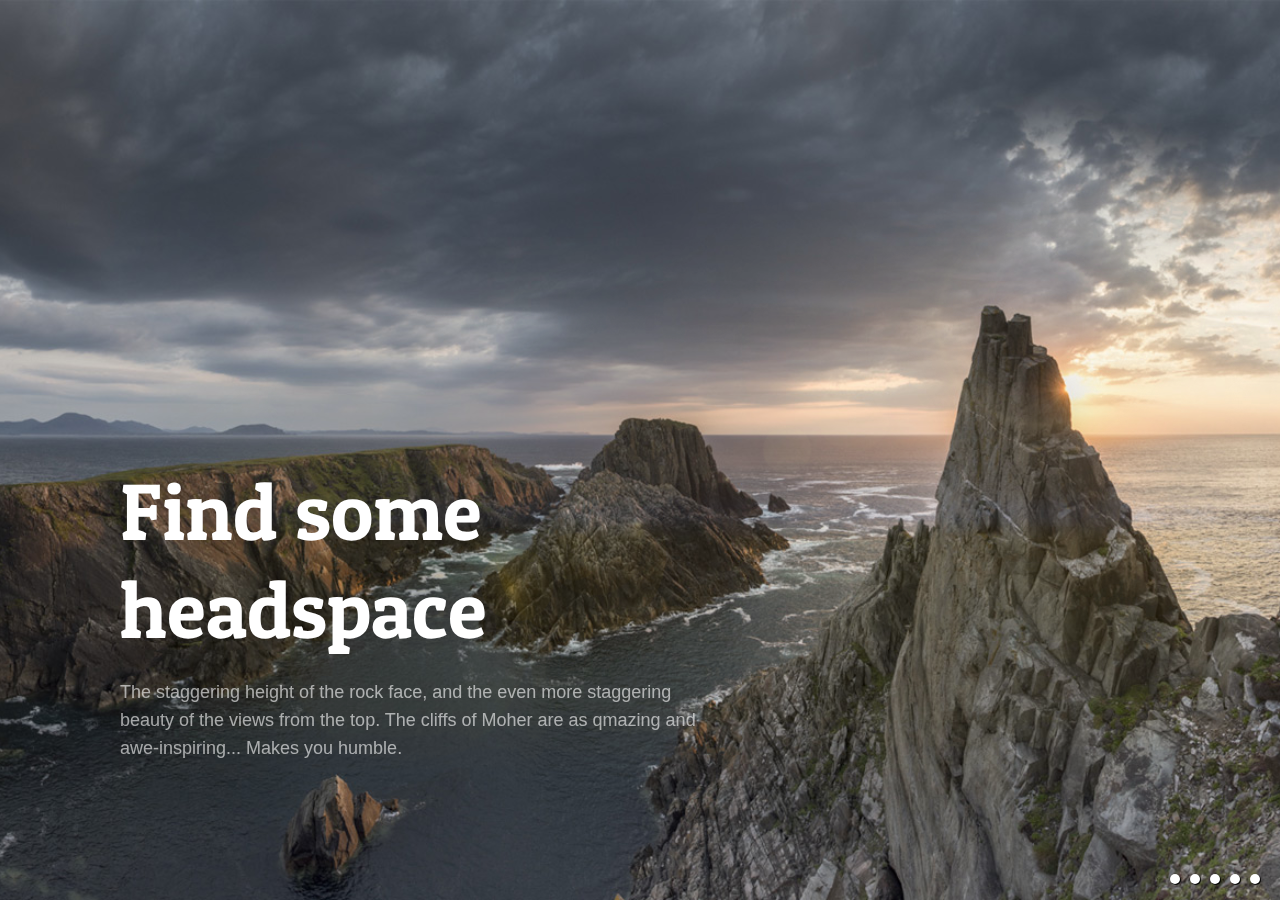
<file: index.html>
<!DOCTYPE html>
<html lang="en" class="no-js">
<head>
<link rel="stylesheet" type="text/css" href="css/style.css" />
<link href="https://fonts.googleapis.com/css?family=Patua+One&display=swap" rel="stylesheet">
</head>
<body>

  <div class="c-hero js-parallax">
    <div id="gl" class="gl"
      data-imageOriginal="img/malinhead.jpg"
      data-imageDepth="img/malinhead-map.png"
      data-horizontalThreshold="45"
      data-verticalThreshold="15">
    </div>
    <div class="c-hero__text">
      <h1 class="c-hero__title">Find some headspace</h1>
      <p class="c-hero__subline">The staggering height of the rock face, and the even more staggering beauty of the views from the top. The cliffs of Moher are as qmazing and awe-inspiring... Makes you humble.</p>
    </div>
    <div class="c-parallax__layer c-parallax__layer--2 js-parallax__layer" data-parallax-deep="200" style="background-image: url(img/flare.png)"></div>
    <!-- <h1 class="c-hero__title">Happiness comes in waves</h1> -->
    <!-- <div class="c-parallax__layer c-parallax__layer--2 js-parallax__layer" data-parallax-deep="200" style="background-image: url(img/birds-01.png)"></div>
    <div class="c-parallax__layer c-parallax__layer--3 js-parallax__layer" data-parallax-deep="500" style="background-image: url(img/birds-02.png)"></div> -->
  </div>

  <!-- <div class="c-parallax js-parallax">
    <div class="c-parallax__layer c-parallax__layer--1 " data-parallax-disallow="y" data-parallax-deep="1000" style="background-image: url(img/bg-oysters.jpg)"></div>
    <div class="c-parallax__layer c-parallax__layer--2 js-parallax__layer" data-parallax-deep="200" style="background-image: url(img/ice-salt.png)"></div>

  </div> -->


  <!-- <div class="c-parallax js-parallax">
    <div class="c-parallax__layer c-parallax__layer--1 js-parallax__layer" data-parallax-disallow="y" data-parallax-deep="1000" style="background-image: url(img/bg-cliffs.jpg)"></div>
    <div class="c-parallax__layer c-parallax__layer--2 js-parallax__layer" data-parallax-deep="200" style="background-image: url(img/birds-01.png)"></div>
    <div class="c-parallax__layer c-parallax__layer--3 js-parallax__layer" data-parallax-deep="500" style="background-image: url(img/birds-02.png)"></div>
  </div>
  <div class="c-text">
    <p>Duis quis malesuada nisi. Praesent porta, nisi id facilisis efficitur, metus sem laoreet leo, vitae vulputate velit purus ut lacus. Donec in pharetra quam, sed venenatis ipsum. Donec at semper metus, et feugiat metus. Morbi tincidunt consectetur est, quis scelerisque libero faucibus in. Aliquam fringilla sapien vel urna egestas sagittis. Donec risus sem, placerat vitae leo a, vehicula mattis ex. Praesent tristique sem at dolor dapibus mattis. Nunc eu nunc quis mauris egestas sagittis in et arcu. Quisque leo enim, pretium vitae maximus vitae, ultrices venenatis metus. Mauris hendrerit ornare nibh, et malesuada ipsum pulvinar ac. Cras id augue turpis. Integer quis malesuada ante, non commodo nisl. Nam porta, lacus vitae rhoncus vehicula, nisi neque sagittis leo, sit amet pellentesque sem augue non ex. Cras porttitor bibendum lacus eu porttitor.</p>
    <p>Duis quis malesuada nisi. Praesent porta, nisi id facilisis efficitur, metus sem laoreet leo, vitae vulputate velit purus ut lacus. Donec in pharetra quam, sed venenatis ipsum. Donec at semper metus, et feugiat metus. Morbi tincidunt consectetur est, quis scelerisque libero faucibus in. Aliquam fringilla sapien vel urna egestas sagittis. Donec risus sem, placerat vitae leo a, vehicula mattis ex. Praesent tristique sem at dolor dapibus mattis. Nunc eu nunc quis mauris egestas sagittis in et arcu. Quisque leo enim, pretium vitae maximus vitae, ultrices venenatis metus. Mauris hendrerit ornare nibh, et malesuada ipsum pulvinar ac. Cras id augue turpis. Integer quis malesuada ante, non commodo nisl. Nam porta, lacus vitae rhoncus vehicula, nisi neque sagittis leo, sit amet pellentesque sem augue non ex. Cras porttitor bibendum lacus eu porttitor.</p>
    <p>Duis quis malesuada nisi. Praesent porta, nisi id facilisis efficitur, metus sem laoreet leo, vitae vulputate velit purus ut lacus. Donec in pharetra quam, sed venenatis ipsum. Donec at semper metus, et feugiat metus. Morbi tincidunt consectetur est, quis scelerisque libero faucibus in. Aliquam fringilla sapien vel urna egestas sagittis. Donec risus sem, placerat vitae leo a, vehicula mattis ex. Praesent tristique sem at dolor dapibus mattis. Nunc eu nunc quis mauris egestas sagittis in et arcu. Quisque leo enim, pretium vitae maximus vitae, ultrices venenatis metus. Mauris hendrerit ornare nibh, et malesuada ipsum pulvinar ac. Cras id augue turpis. Integer quis malesuada ante, non commodo nisl. Nam porta, lacus vitae rhoncus vehicula, nisi neque sagittis leo, sit amet pellentesque sem augue non ex. Cras porttitor bibendum lacus eu porttitor.</p>
    <p>Duis quis malesuada nisi. Praesent porta, nisi id facilisis efficitur, metus sem laoreet leo, vitae vulputate velit purus ut lacus. Donec in pharetra quam, sed venenatis ipsum. Donec at semper metus, et feugiat metus. Morbi tincidunt consectetur est, quis scelerisque libero faucibus in. Aliquam fringilla sapien vel urna egestas sagittis. Donec risus sem, placerat vitae leo a, vehicula mattis ex. Praesent tristique sem at dolor dapibus mattis. Nunc eu nunc quis mauris egestas sagittis in et arcu. Quisque leo enim, pretium vitae maximus vitae, ultrices venenatis metus. Mauris hendrerit ornare nibh, et malesuada ipsum pulvinar ac. Cras id augue turpis. Integer quis malesuada ante, non commodo nisl. Nam porta, lacus vitae rhoncus vehicula, nisi neque sagittis leo, sit amet pellentesque sem augue non ex. Cras porttitor bibendum lacus eu porttitor.</p>
  </div> -->




  <ul class="c-nav">
    <li class="c-nav__item"><a href="index.html" class="c-nav__link"></a></li>
    <li class="c-nav__item"><a href="index2.html" class="c-nav__link"></a></li>
    <li class="c-nav__item"><a href="index3.html" class="c-nav__link"></a></li>
    <li class="c-nav__item"><a href="index4.html" class="c-nav__link"></a></li>
    <li class="c-nav__item"><a href="index5.html" class="c-nav__link"></a></li>
  </ul>

  <script src="js/app.js"></script>
	<script src="js/scripts.js"></script>
</body>
</html>
</file>
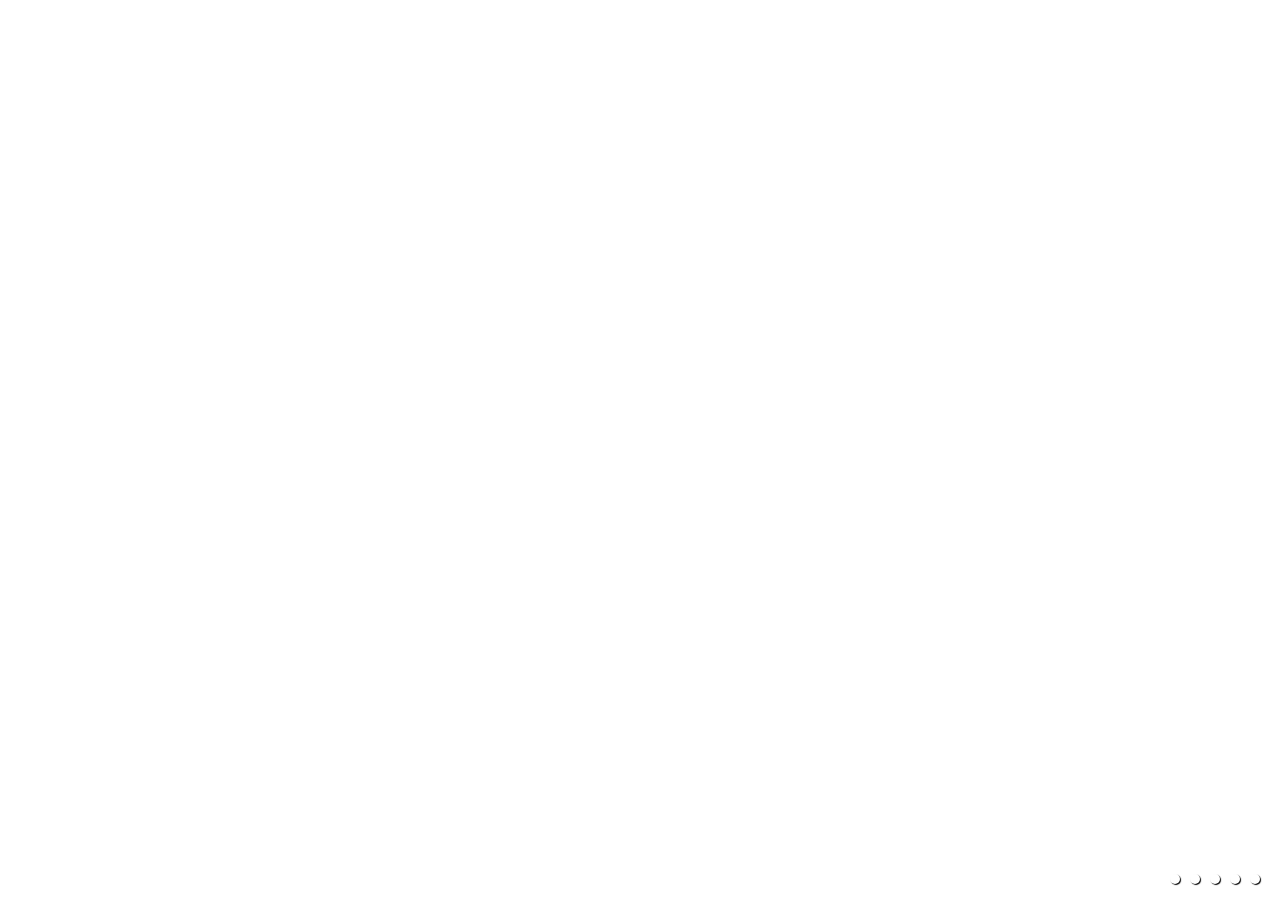
<file: index2.html>
<!DOCTYPE html>
<html lang="en" class="no-js">
<head>
<link rel="stylesheet" type="text/css" href="css/style.css" />
<link href="https://fonts.googleapis.com/css?family=Patua+One&display=swap" rel="stylesheet">
</head>
<body>

  <div class="c-hero js-parallax">
    <div class="c-hero__text">
      <h1 class="c-hero__title">Ride the waves</h1>
      <p class="c-hero__subline">Beneath the edge of some of the most impressive sea cliffs in Europe,  relentless sea and easterly offshore winds combine an aquatic monster that can be tamed only by a few courageous men and women.</p>
    </div>
    <div class="c-parallax__layer c-parallax__layer--1 js-parallax__layer fade-in fade-in--01" data-parallax-deep="200" style="background-image: url(img/water-01.png)"></div>
    <div class="c-parallax__layer c-parallax__layer--1 js-parallax__layer fade-in fade-in--02" data-parallax-deep="250" style="background-image: url(img/water-02.png)"></div>
    <div class="c-parallax__layer c-parallax__layer--1 js-parallax__layer fade-in fade-in--03" data-parallax-deep="300" style="background-image: url(img/water-03.png)"></div>
    <div class="c-parallax__layer c-parallax__layer--1 js-parallax__layer fade-in fade-in--04" data-parallax-deep="350" style="background-image: url(img/water-04.png)"></div>
    <div class="c-parallax__layer c-parallax__layer--1 js-parallax__layer fade-in fade-in--05" data-parallax-deep="400" style="background-image: url(img/water-05.png)"></div>
    <div class="c-parallax__layer c-parallax__layer--1 js-parallax__layer fade-in fade-in--01" data-parallax-deep="100" style="background-image: url(img/water-06.png)"></div>
    <div class="c-parallax__layer c-parallax__layer--1 js-parallax__layer fade-in fade-in--02" data-parallax-deep="150" style="background-image: url(img/water-07.png)"></div>
    <div id="video">
      <div class="video-overlay"></div>
    </div>
  </div>

  <ul class="c-nav">
    <li class="c-nav__item"><a href="index.html" class="c-nav__link"></a></li>
    <li class="c-nav__item"><a href="index2.html" class="c-nav__link"></a></li>
    <li class="c-nav__item"><a href="index3.html" class="c-nav__link"></a></li>
    <li class="c-nav__item"><a href="index4.html" class="c-nav__link"></a></li>
    <li class="c-nav__item"><a href="index5.html" class="c-nav__link"></a></li>
  </ul>

  <script type="text/javascript" src="https://code.jquery.com/jquery-2.2.4.min.js"></script>
  <script type="text/javascript" src="https://rochestb.github.io/jQuery.YoutubeBackground/src/jquery.youtubebackground.js"></script>

  <script type="text/javascript" >
  $('#video').YTPlayer({
      fitToBackground: true,
      videoId: 'p5GKjzhoZ2M',
      playerVars: {
        modestbranding: 1,
        autoplay: 1,
        controls: 1,
        showinfo: 0,
        branding: 0,
        rel: 0,
        autohide: 0,
        start: 22
      }
  });
  </script>
  <script src="js/scripts.js"></script>
</body>
</html>
</file>
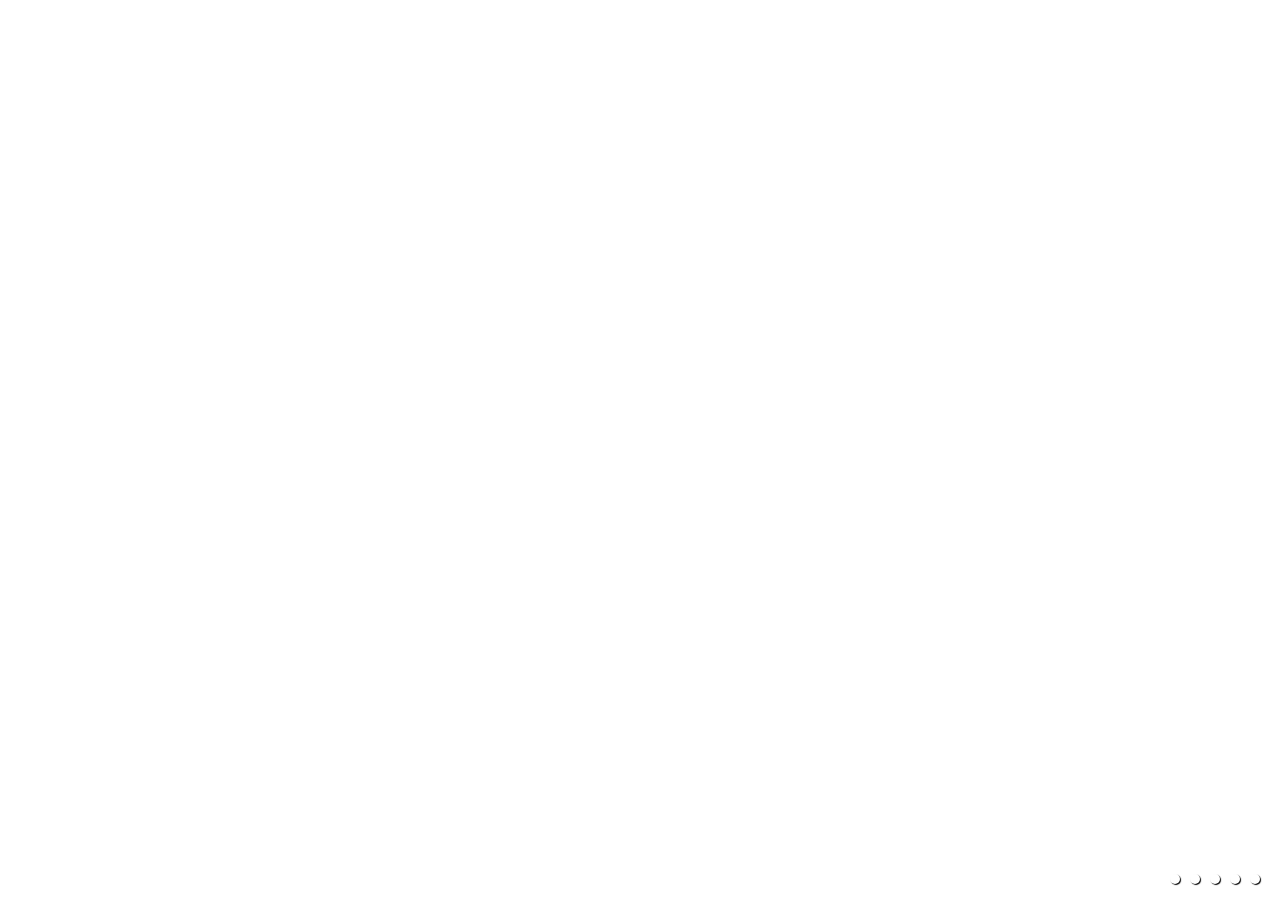
<file: index3.html>
<!DOCTYPE html>
<html lang="en" class="no-js">
<head>
<link rel="stylesheet" type="text/css" href="css/style.css" />
<link href="https://fonts.googleapis.com/css?family=Patua+One&display=swap" rel="stylesheet">
</head>
  <body>


  <div class="c-hero js-parallax">
    <div class="c-hero__text">
      <h1 class="c-hero__title">Biking for life</h1>
      <p class="c-hero__subline">Beneath the edge of some of the most impressive sea cliffs in Europe,  relentless sea and easterly offshore winds combine an aquatic monster that can be tamed only by a few courageous men and women.</p>
    </div>
    <div class="c-parallax__layer c-parallax__layer--1 js-parallax__layer fade-in fade-in--01" data-parallax-deep="250" style="background-image: url(img/splatter-01.png)"></div>
    <div class="c-parallax__layer c-parallax__layer--1 js-parallax__layer fade-in fade-in--02" data-parallax-deep="300" style="background-image: url(img/splatter-02.png)"></div>
    <div class="c-parallax__layer c-parallax__layer--1 js-parallax__layer fade-in fade-in--03" data-parallax-deep="350" style="background-image: url(img/splatter-03.png)"></div>
    <div class="c-parallax__layer c-parallax__layer--1 js-parallax__layer fade-in fade-in--04" data-parallax-deep="400" style="background-image: url(img/splatter-04.png)"></div>
    <div class="c-parallax__layer c-parallax__layer--1 js-parallax__layer fade-in fade-in--05" data-parallax-deep="450" style="background-image: url(img/splatter-05.png)"></div>
    <div class="c-parallax__layer c-parallax__layer--1 js-parallax__layer fade-in fade-in--00" data-parallax-deep="500" style="background-image: url(img/splatter-00.png)"></div>
    <div id="video">
      <div class="video-overlay"></div>
    </div>
  </div>

  <ul class="c-nav">
    <li class="c-nav__item"><a href="index.html" class="c-nav__link"></a></li>
    <li class="c-nav__item"><a href="index2.html" class="c-nav__link"></a></li>
    <li class="c-nav__item"><a href="index3.html" class="c-nav__link"></a></li>
    <li class="c-nav__item"><a href="index4.html" class="c-nav__link"></a></li>
    <li class="c-nav__item"><a href="index5.html" class="c-nav__link"></a></li>
  </ul>



<script type="text/javascript" src="https://code.jquery.com/jquery-2.2.4.min.js"></script>
<script type="text/javascript" src="https://rochestb.github.io/jQuery.YoutubeBackground/src/jquery.youtubebackground.js"></script>

<script type="text/javascript" >
$('#video').YTPlayer({
    fitToBackground: true,
    videoId: 'arT9vNIebQo',
    playerVars: {
      modestbranding: 1,
      autoplay: 1,
      controls: 1,
      showinfo: 0,
      branding: 0,
      rel: 0,
      autohide: 0,
      start: 22
    }
});
</script>
<script src="js/scripts.js"></script>


</body>
</html>
</file>
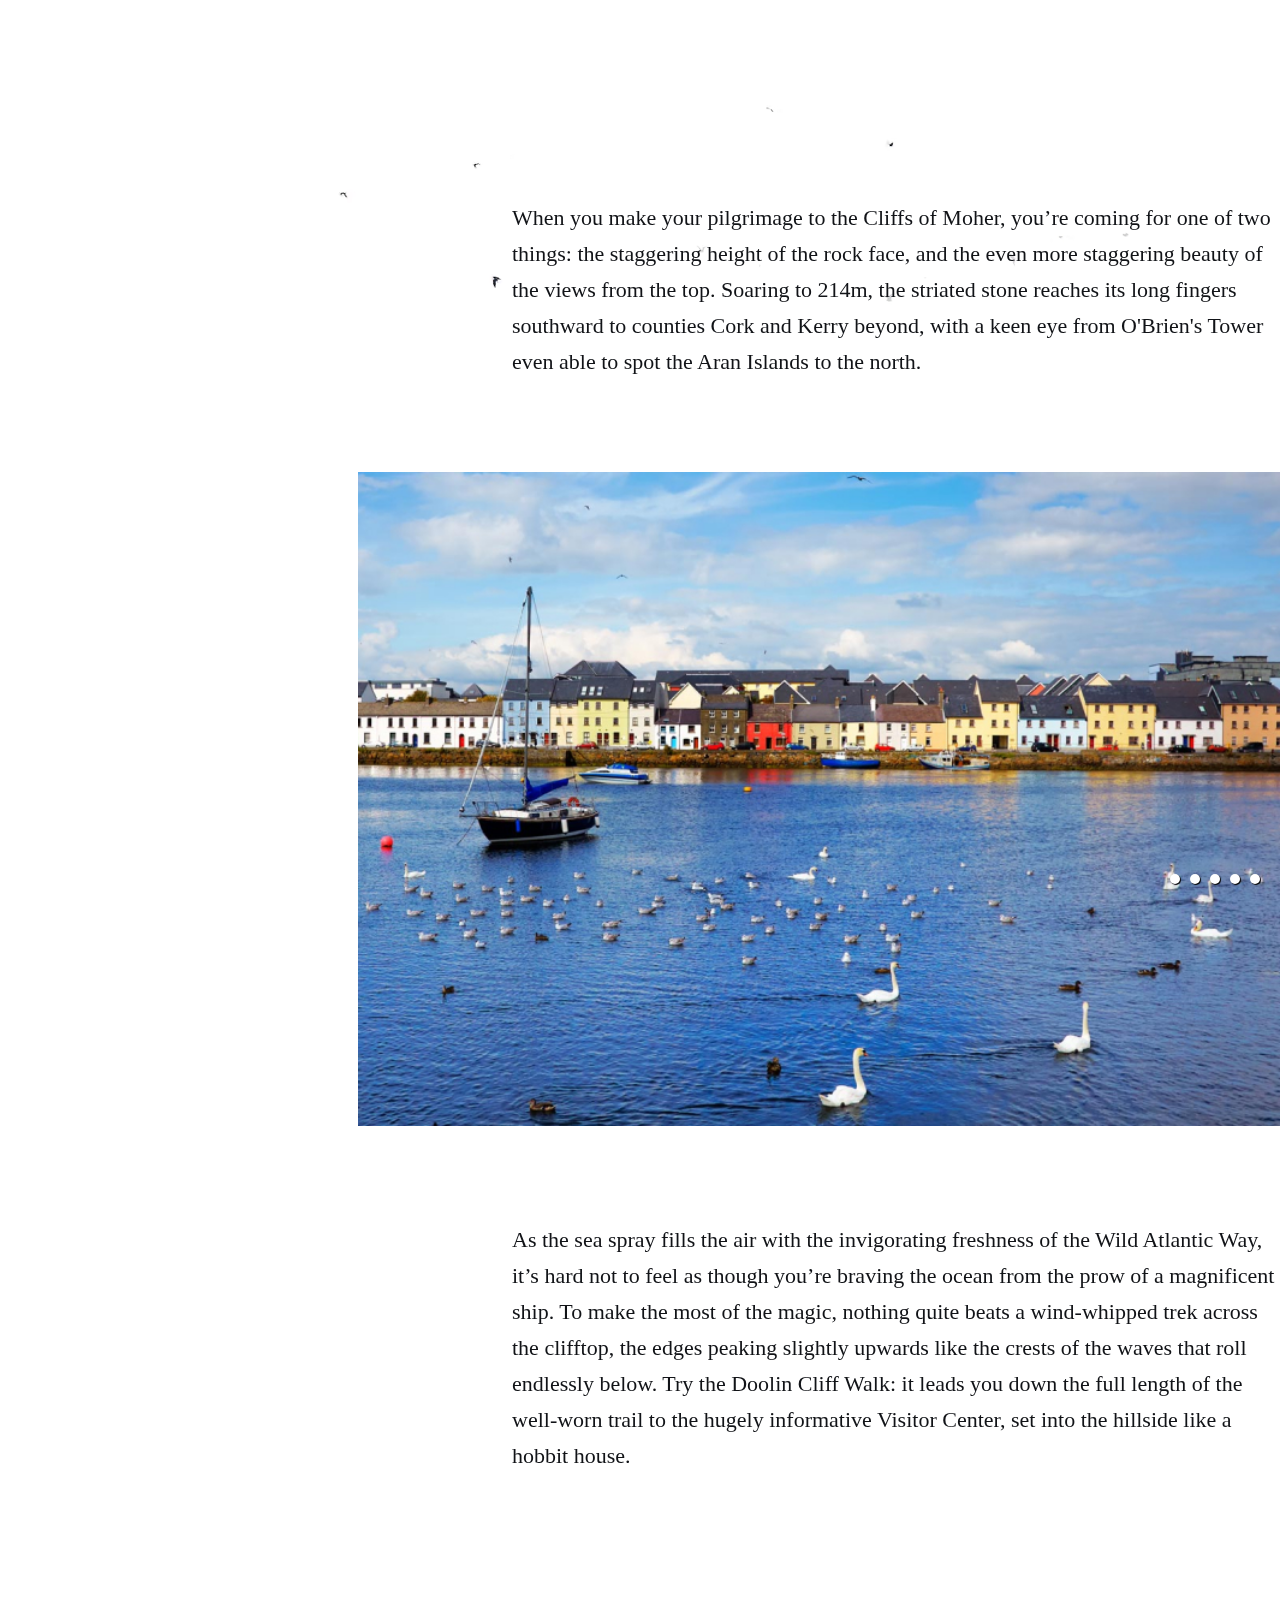
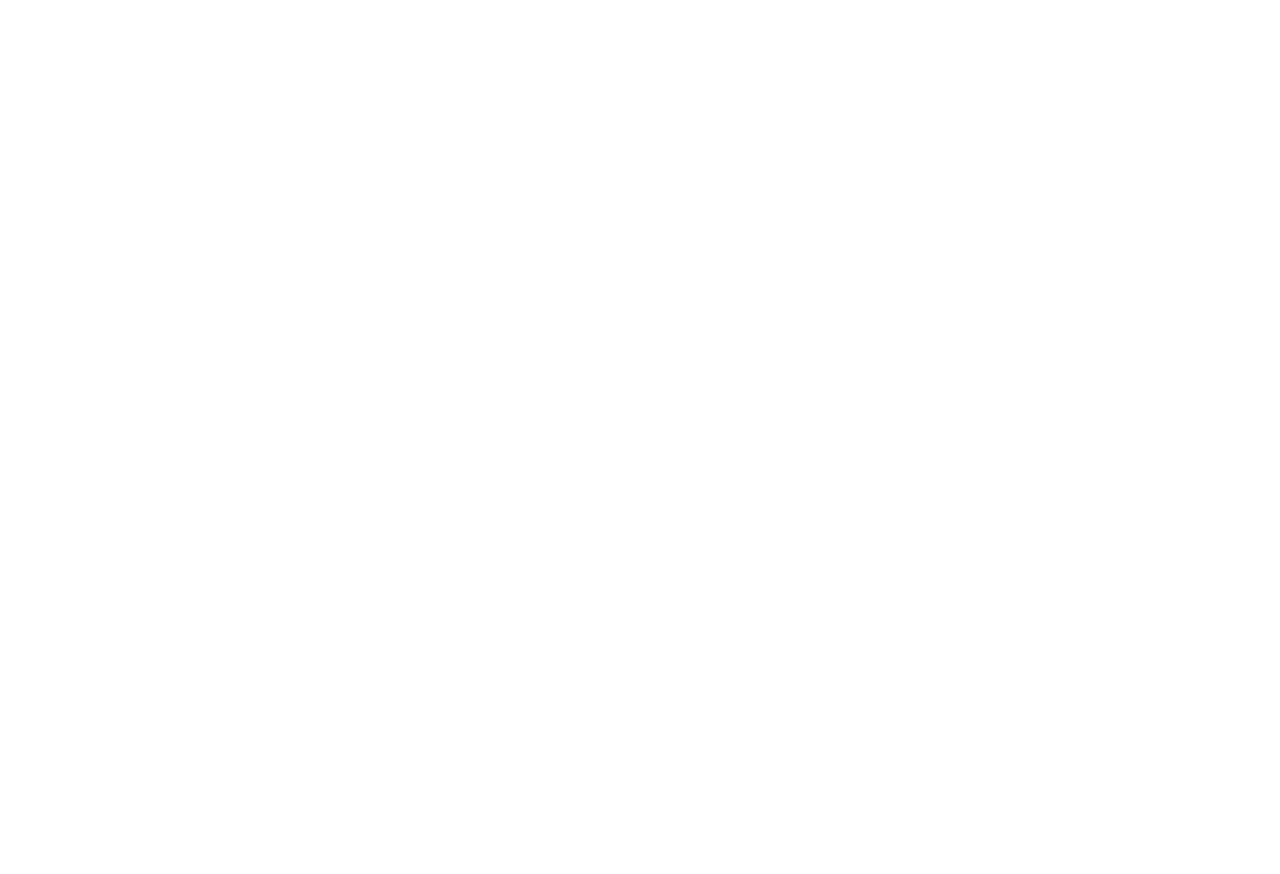
<file: index4.html>
<!DOCTYPE html>
<html lang="en" class="no-js">
<head>
<link rel="stylesheet" type="text/css" href="css/style.css" />
<link href="https://fonts.googleapis.com/css?family=Patua+One&display=swap" rel="stylesheet">
</head>
<body>

  <div class="c-hero c-hero--fixed js-parallax">
    <!-- <div class="c-hero__text js-parallax__layer" data-parallax-deep="200">
      <h1 class="c-hero__title--dark">Find some headspace</h1>
      <p class="c-hero__subline">It takes a whole lot to be named a UNESCO Global Geopark – here's what earned the Cliffs of Moher pride of place</p>
    </div> -->


    <video class="c-video js-parallax__layer" data-parallax-deep="300" autoplay="" loop="" muted="" controls="false">
        <source src="video/birds.webm" type="video/webm">
    </video>
  </div>

  <div class="c-text">
    <p>When you make your pilgrimage to the Cliffs of Moher, you’re coming for one of two things:
      the staggering height of the rock face, and the even more staggering beauty of the views from the top.
      Soaring to 214m, the striated stone reaches its long fingers southward to counties Cork and Kerry beyond,
      with a keen eye from O'Brien's Tower even able to spot the Aran Islands to the north.</p>
    <img src="../img/galway.jpg" alt="" class="c-text__img">
  <p>As the sea spray fills the air with the invigorating freshness of the Wild Atlantic Way, it’s hard not to feel as though you’re braving the ocean from the prow of a magnificent ship. To make the most of the magic, nothing quite beats a wind-whipped trek across the clifftop, the edges peaking slightly upwards like the crests of the waves that roll endlessly below. Try the Doolin Cliff Walk: it leads you down the full length of the well-worn trail to the hugely informative Visitor Center, set into the hillside like a hobbit house.</p>
</div>







<ul class="c-nav">
  <li class="c-nav__item"><a href="index.html" class="c-nav__link"></a></li>
  <li class="c-nav__item"><a href="index2.html" class="c-nav__link"></a></li>
  <li class="c-nav__item"><a href="index3.html" class="c-nav__link"></a></li>
  <li class="c-nav__item"><a href="index4.html" class="c-nav__link"></a></li>
  <li class="c-nav__item"><a href="index5.html" class="c-nav__link"></a></li>
</ul>

	<script src="js/scripts.js"></script>
</body>
</html>
</file>
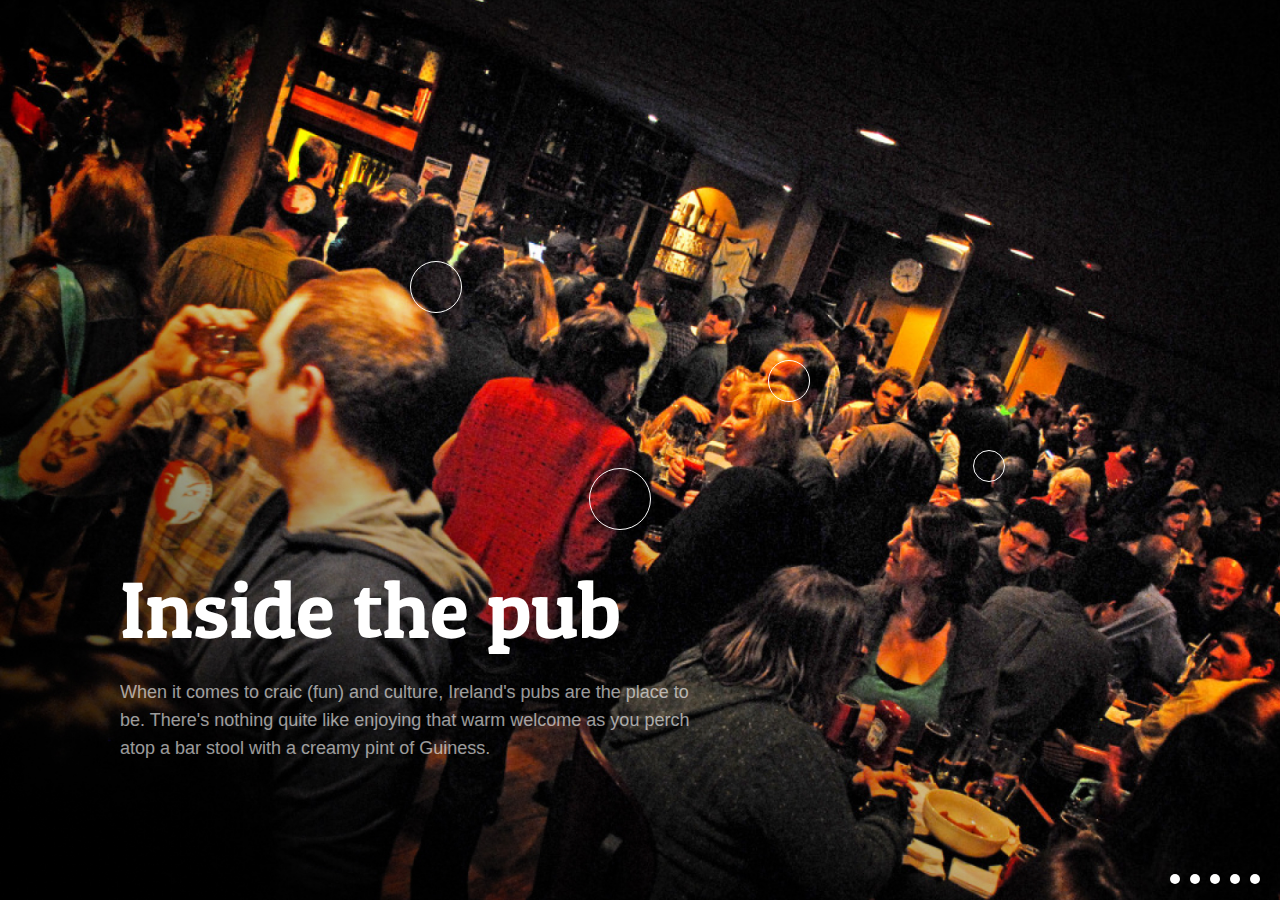
<file: index5.html>
<!DOCTYPE html>
<html lang="en" class="no-js">
<head>
<link rel="stylesheet" type="text/css" href="css/style.css" />
<link href="https://fonts.googleapis.com/css?family=Patua+One&display=swap" rel="stylesheet">
</head>
<body>

  <div class="c-hero c-hero-pub js-parallax" style="background-image: url(../img/pub.jpg)">
    <div class="c-pin c-pin__01 pulsate"></div>
    <div class="c-pin c-pin__02 pulsate"></div>
    <div class="c-pin c-pin__03 pulsate"></div>
    <div class="c-pin c-pin__04 pulsate"></div>
    <div class="c-hero__text">
      <h1 class="c-hero__title">Inside the pub</h1>
      <p class="c-hero__subline">When it comes to craic (fun) and culture, Ireland's pubs are the place to be. There's nothing quite like enjoying that warm welcome as you perch atop a bar stool with a creamy pint of Guiness.</p>
    </div>
  </div>

  <ul class="c-nav">
    <li class="c-nav__item"><a href="index.html" class="c-nav__link"></a></li>
    <li class="c-nav__item"><a href="index2.html" class="c-nav__link"></a></li>
    <li class="c-nav__item"><a href="index3.html" class="c-nav__link"></a></li>
    <li class="c-nav__item"><a href="index4.html" class="c-nav__link"></a></li>
    <li class="c-nav__item"><a href="index5.html" class="c-nav__link"></a></li>
  </ul>
  <!-- <div class="c-cirle js-cirle"></div> -->
	<script src="js/scripts.js"></script>
</body>
</html>
</file>
<file: css/style.css>
body {
  margin: 0;
  padding: 0;
  box-sizing: border-box;
  background: #fff; }

.gl {
  width: 100vw;
  height: 100vh;
  left: 0;
  top: 0; }

canvas {
  display: block; }

.c-hero {
  position: relative;
  overflow: hidden; }

.c-hero__text {
  position: absolute;
  width: 45%;
  bottom: 120px;
  left: 120px;
  z-index: 1000;
  color: white; }

.c-hero__title {
  font-family: 'Patua One';
  font-weight: 200;
  color: white;
  font-size: 80px;
  margin-bottom: 20px; }
  .c-hero__title--dark {
    color: black; }

.c-hero__subline {
  font-family: arial;
  color: white;
  font-size: 18px;
  line-height: 28px;
  opacity: .6; }

.c-hero--fixed {
  position: fixed;
  top: 0;
  left: 0; }

.c-hero-pub {
  width: 100%;
  height: 100vh;
  background-size: cover; }

.c-text {
  width: 768px;
  margin: 200px 40vw 1000px;
  z-index: 100;
  position: relative;
  background-color: rgba(255, 255, 255, 0.8);
  color: #111317; }
  .c-text p {
    font-family: georgia;
    font-size: 22px;
    line-height: 36px; }
  .c-text .c-text__img {
    width: 120%;
    margin: 70px 0 70px -20%; }

.c-parallax {
  width: 100vw;
  height: 100vh;
  top: 0;
  z-index: 10;
  overflow: hidden;
  position: relative; }
  .c-parallax__layer {
    position: absolute;
    top: 0;
    left: 0;
    width: 100%;
    height: 100%;
    z-index: 10;
    background-position: center;
    background-repeat: no-repeat;
    background-size: contain;
    background-size: cover;
    opacity: .5; }

@keyframes fadeIn {
  from {
    opacity: 0; }
  to {
    opacity: .7; } }

.fade-in {
  opacity: 0;
  /* make things invisible upon start */
  animation: fadeIn ease-in 1;
  animation-fill-mode: forwards;
  animation-duration: .1s; }
  .fade-in--00 {
    animation-delay: 15s; }
  .fade-in--01 {
    animation-delay: 4s; }
  .fade-in--02 {
    animation-delay: 5.5s; }
  .fade-in--03 {
    animation-delay: 7.7s; }
  .fade-in--04 {
    animation-delay: 9.2s; }
  .fade-in--05 {
    animation-delay: 13.2s; }

.c-video {
  width: 100%; }

video::-webkit-media-controls {
  display: none !important; }

.c-nav {
  position: fixed;
  bottom: 0;
  right: 10px;
  z-index: 5000; }

.c-nav__item {
  float: left;
  margin-right: 10px;
  list-style-type: none; }

.c-nav__link {
  width: 10px;
  height: 10px;
  border-radius: 20px;
  background-color: white;
  display: block;
  box-shadow: 1px 1px 1px #000; }

.c-cirle {
  width: 6px;
  height: 6px;
  border-radius: 50%;
  position: absolute;
  top: 0;
  left: 0;
  transform: translate(-50%, -50%);
  transition: all .3s ease;
  transition-property: height, width;
  background-color: #fff; }

.c-cirle--black {
  border: 1px solid black; }

.is-clicked {
  width: 4px;
  height: 4px;
  transition: all .3s ease;
  transition-property: height, width; }

.c-pin {
  width: 60px;
  height: 60px;
  border: 1px solid white;
  border-radius: 50%;
  position: absolute;
  display: block;
  animation: pulse 3.5s ease-out 1s infinite forwards; }
  .c-pin:hover {
    background: rgba(255, 255, 255, 0.5);
    cursor: pointer; }

.c-pin__01 {
  width: 50px;
  height: 50px;
  top: 29%;
  left: 32%; }

.c-pin__02 {
  top: 52%;
  left: 46%; }

.c-pin__03 {
  width: 40px;
  height: 40px;
  top: 40%;
  left: 60%; }

.c-pin__04 {
  width: 30px;
  height: 30px;
  top: 50%;
  left: 76%; }

@keyframes pulse {
  0% {
    transform: scale(1); }
  50% {
    transform: scale(1.2); }
  100% {
    transform: scale(1); } }

#video {
  position: relative;
  background: transparent;
  width: 100%;
  height: 100vh;
  pointer-events: none;
  transform: scale(1.4); }

.ytplayer-container {
  position: absolute;
  top: 0;
  pointer-events: none; }

.slick-slide, .slick-slide::before, .caption {
  -webkit-backface-visibility: hidden;
  backface-visibility: hidden; }

.slick-slide::before {
  content: '';
  position: absolute;
  top: 0;
  left: 0;
  width: 100%;
  height: 100%; }

header {
  position: absolute;
  top: 0;
  left: 0;
  width: 100%;
  height: 60px;
  padding: 0 5%;
  text-align: left;
  z-index: 1; }
  header h1 {
    display: inline-block;
    font-size: 22px;
    font-weight: bold;
    padding-top: 18px; }
  header nav {
    display: inline-block;
    float: right; }
    header nav ul li {
      display: inline-block;
      vertical-align: top;
      font-size: 13px; }
      header nav ul li a {
        display: block;
        padding: 24px 15px; }
        header nav ul li a:hover {
          background-color: rgba(255, 255, 255, 0.18); }

.main-slider {
  position: relative;
  width: 100%;
  height: 38vw;
  min-height: 8vw;
  margin-bottom: 50px;
  opacity: 0;
  visibility: hidden;
  transition: all 1.2s ease; }
  .main-slider.slick-initialized {
    opacity: 1;
    visibility: visible; }

.slick-slide {
  position: relative;
  height: 100vw; }
  .slick-slide::before {
    background-color: #000;
    opacity: .3;
    z-index: 1; }
  .slick-slide video {
    display: block;
    position: absolute;
    top: 50%;
    left: 50%;
    min-width: 100%;
    min-height: 100%;
    width: auto;
    height: auto;
    transform: translate(-50%, -50%); }
  .slick-slide iframe {
    position: relative;
    pointer-events: none; }
  .slick-slide figure {
    position: relative;
    height: 100%; }
  .slick-slide .slide-image {
    opacity: 0;
    height: 100%;
    background-size: cover;
    background-position: center;
    transition: all .8s ease; }
    .slick-slide .slide-image.show {
      opacity: 1; }
  .slick-slide .image-entity {
    width: 100%;
    opacity: 0;
    visibility: hidden; }
  .slick-slide .loading {
    position: absolute;
    top: 44%;
    left: 0;
    width: 100%; }
  .slick-slide .slide-media {
    animation: slideOut 0.4s cubic-bezier(0.4, 0.29, 0.01, 1); }
  .slick-slide.slick-active {
    z-index: 1; }
    .slick-slide.slick-active .slide-media {
      animation: slideIn 2.4s cubic-bezier(0.4, 0.29, 0.01, 1); }
    .slick-slide.slick-active .caption {
      opacity: 1;
      transform: translateY(0);
      transition: all 0.7s cubic-bezier(0.32, 0.34, 0, 1.62) 0.6s; }

.caption {
  position: absolute;
  top: 44%;
  left: 5%;
  text-align: center;
  padding: 20px;
  border: 3px solid;
  color: #fff;
  margin: 0;
  font-size: 40px;
  font-weight: bold;
  letter-spacing: .02em;
  opacity: 0;
  z-index: 1;
  transition: all .3s ease;
  transform: translateY(100px); }

.slick-dots {
  text-align: center;
  padding-top: 15px; }
  .slick-dots li {
    display: inline-block;
    vertical-align: top;
    margin: 0 8px; }
    .slick-dots li button {
      width: 16px;
      height: 16px;
      border: none;
      cursor: pointer;
      border-radius: 50%;
      border: 2px solid #fff;
      box-shadow: 0 0 0 0 transparent;
      vertical-align: middle;
      color: #fff;
      background-color: #fff;
      transition: all .3s ease;
      opacity: .4; }
      .slick-dots li button:focus {
        outline: none; }
      .slick-dots li button:hover {
        opacity: 1; }
    .slick-dots li.slick-active button {
      border-color: #2d3042;
      box-shadow: 0 0 0 2px #fff;
      opacity: 1; }

.container {
  background-color: #f2f2f2;
  color: #444;
  line-height: 1.6;
  padding: 40px 0; }
  .container .content {
    width: 90%;
    max-width: 980px;
    margin: 0 auto; }
  .container p {
    margin-bottom: 40px; }

@keyframes slideIn {
  from {
    filter: blur(15px); }
  to {
    filter: blur(0); } }

@keyframes slideOut {
  from {
    filter: blur(0); }
  to {
    filter: blur(15px); } }
</file>
